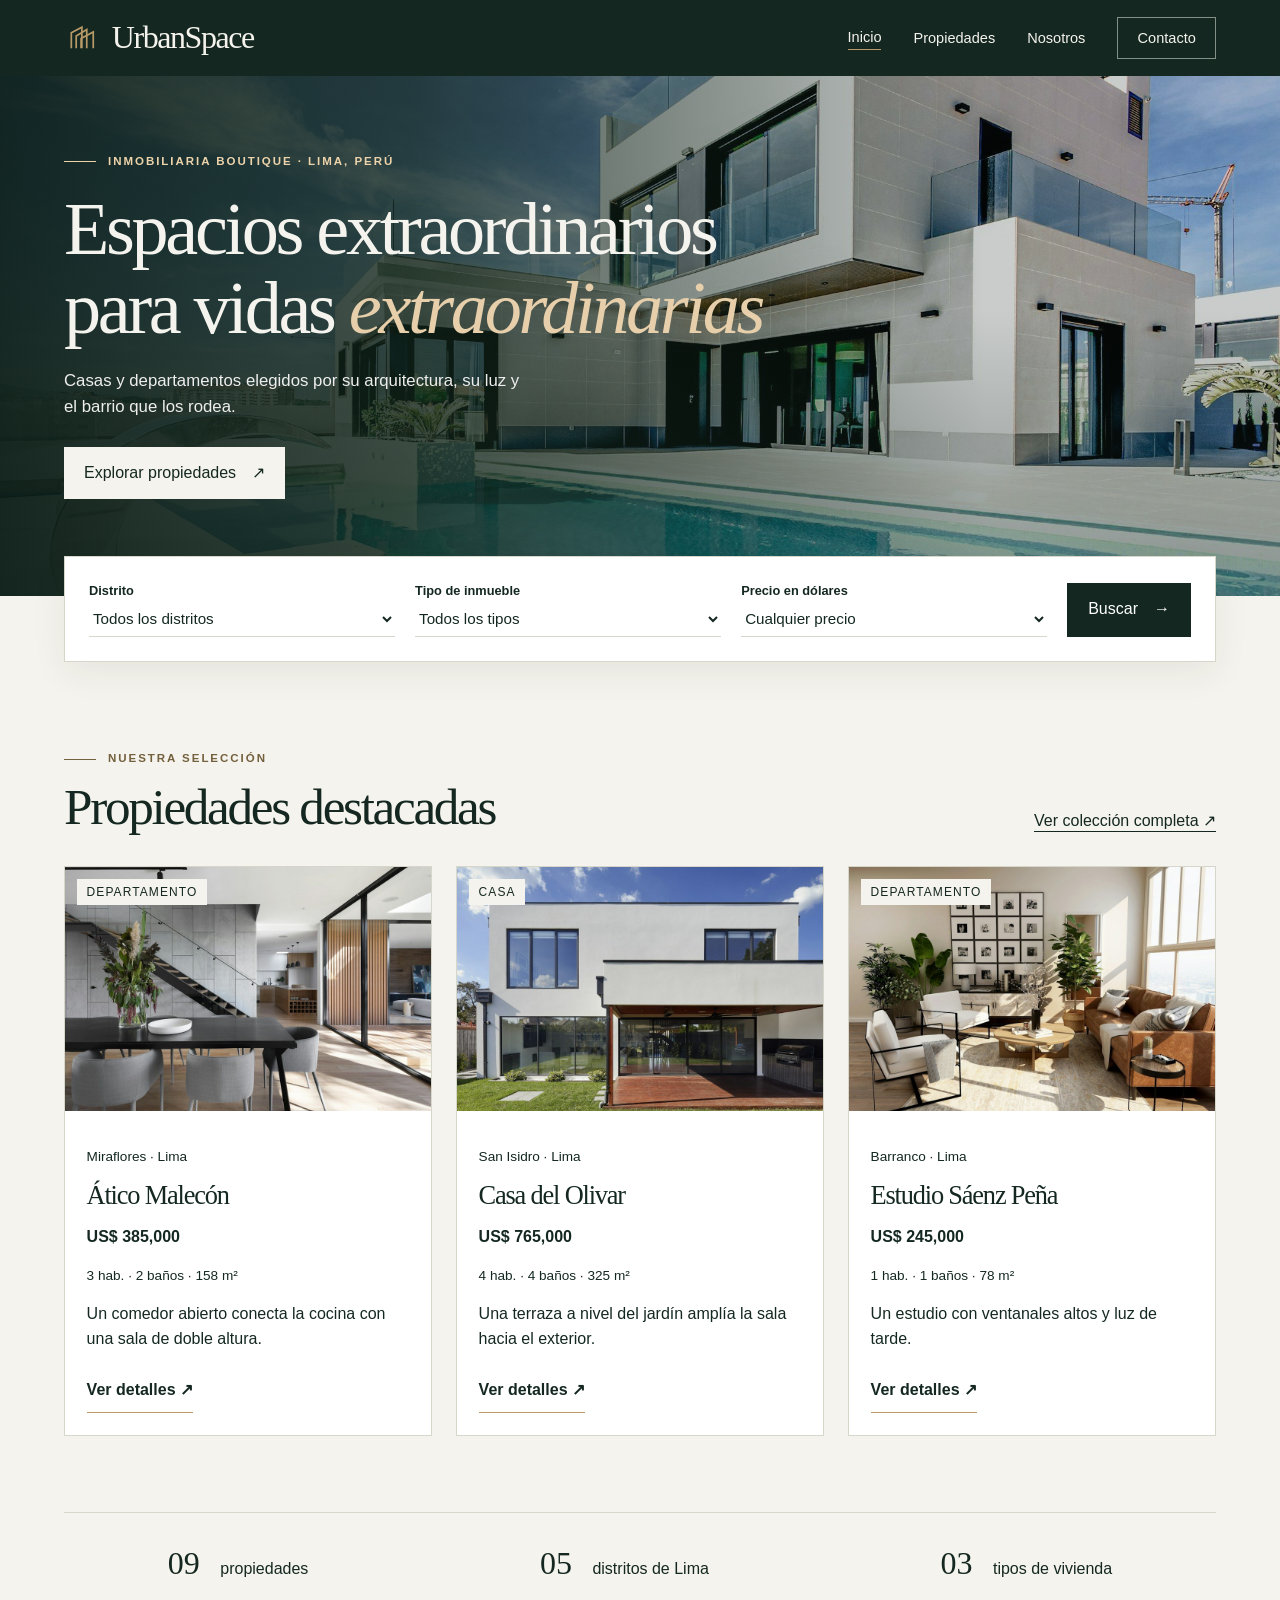
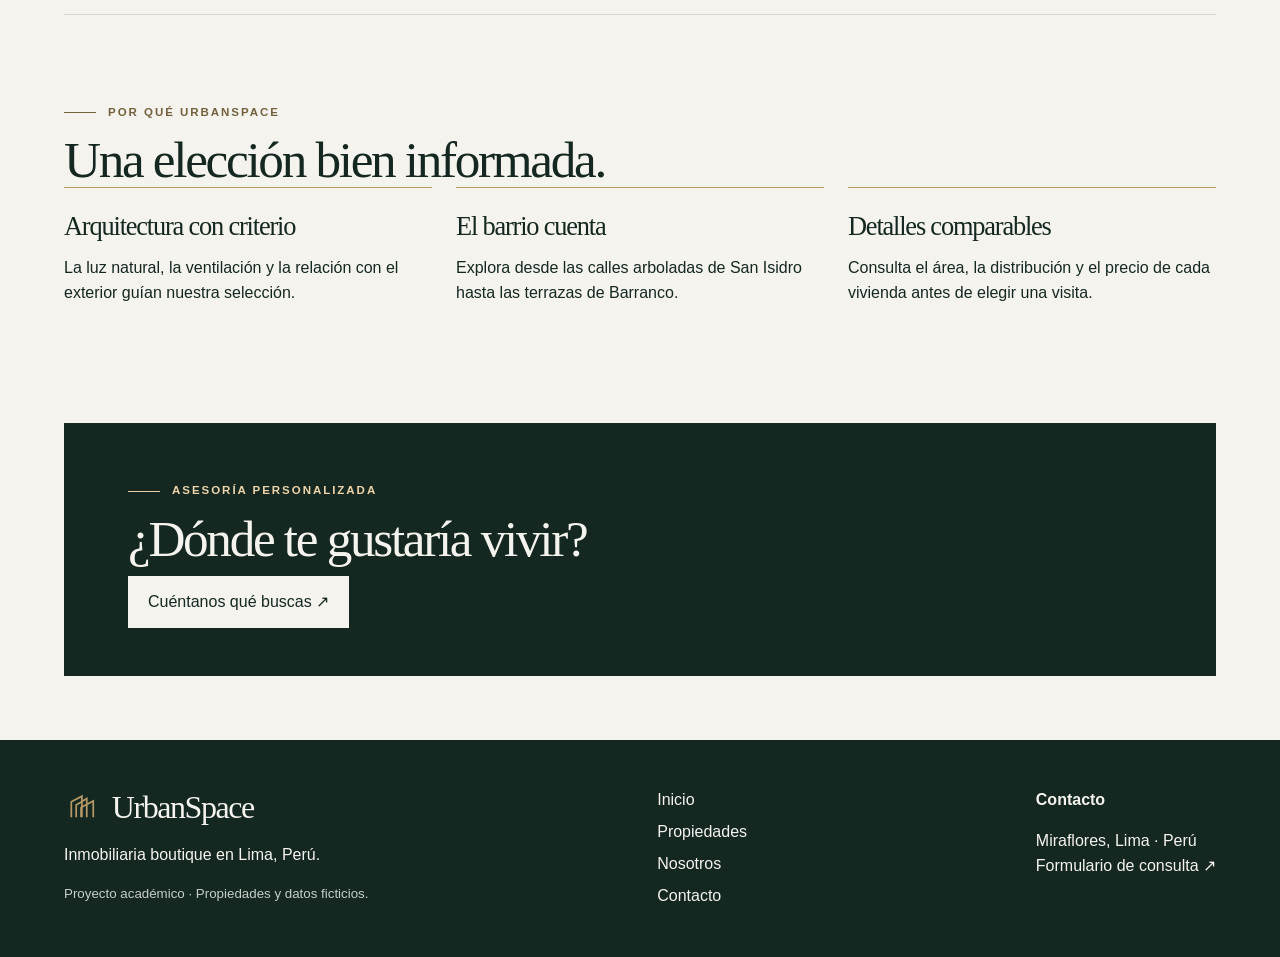
<file: index.html>
<!doctype html>
<html lang="es-PE"><head>
<meta charset="UTF-8"><meta name="viewport" content="width=device-width, initial-scale=1">
<title>UrbanSpace | Propiedades exclusivas en Lima</title>
<meta name="description" content="Encuentra casas y departamentos de diseño en Lima. Explora la selección de UrbanSpace y compara propiedades por distrito, tipo y precio.">
<meta name="keywords" content="inmobiliaria Lima, viviendas de diseño">
<meta name="robots" content="index, follow">
<meta name="author" content="Jaqueline Blanco">
<meta property="og:type" content="website">
<meta property="og:url" content="https://laboratorio16-seo.vercel.app/">
<meta property="og:title" content="UrbanSpace | Propiedades exclusivas en Lima">
<meta property="og:description" content="Encuentra casas y departamentos de diseño en Lima. Explora la selección de UrbanSpace y compara propiedades por distrito, tipo y precio.">
<meta property="og:image" content="https://laboratorio16-seo.vercel.app/img/preview.jpg">
<meta property="og:locale" content="es_PE">
<meta property="og:site_name" content="UrbanSpace">
<meta property="og:image:width" content="1200">
<meta property="og:image:height" content="630">
<meta property="og:image:alt" content="UrbanSpace y una residencia contemporánea con piscina">
<meta name="twitter:card" content="summary_large_image">
<meta name="twitter:title" content="UrbanSpace | Propiedades exclusivas en Lima">
<meta name="twitter:description" content="Encuentra casas y departamentos de diseño en Lima. Explora la selección de UrbanSpace y compara propiedades por distrito, tipo y precio.">
<meta name="twitter:image" content="https://laboratorio16-seo.vercel.app/img/preview.jpg">
<link rel="canonical" href="https://laboratorio16-seo.vercel.app/"><link rel="icon" href="img/favicon.svg" type="image/svg+xml">
<link rel="stylesheet" href="css/styles.css"><link rel="stylesheet" href="css/interior.css">
<script defer src="js/catalog.js"></script><script defer src="js/main.js"></script>
</head><body><a href="#contenido" class="skip">Saltar al contenido</a>
<header><div class="wrap bar"><a class="brand" href="index.html"><img src="img/favicon.svg" alt="" width="39" height="39">UrbanSpace</a><button id="menu" aria-expanded="false" aria-controls="nav">Menú ☰</button><nav class="nav" id="nav" aria-label="Navegación principal"><a href="index.html" aria-current="page">Inicio</a>
<a href="propiedades.html">Propiedades</a>
<a href="nosotros.html">Nosotros</a>
<a href="contacto.html">Contacto</a></nav></div></header>
<main id="contenido"><section class="hero"><img src="img/hero.jpg" alt="Residencia moderna con volúmenes blancos, terraza y piscina" width="1920" height="1120" fetchpriority="high"><div class="wrap"><p class="kicker">Inmobiliaria boutique · Lima, Perú</p><h1>Espacios extraordinarios<br> para vidas <em>extraordinarias</em></h1><p>Casas y departamentos elegidos por su arquitectura, su luz y el barrio que los rodea.</p><a class="btn" href="propiedades.html">Explorar propiedades <span aria-hidden="true">↗</span></a></div></section>
<form class="wrap finder" action="propiedades.html" aria-label="Buscar propiedades"><label>Distrito<select name="distrito"><option value="">Todos los distritos</option><option value="Miraflores">Miraflores</option><option value="San Isidro">San Isidro</option><option value="Barranco">Barranco</option><option value="Surco">Surco</option><option value="La Molina">La Molina</option></select></label><label>Tipo de inmueble<select name="tipo"><option value="">Todos los tipos</option><option value="Casa">Casa</option><option value="Departamento">Departamento</option><option value="Penthouse">Penthouse</option></select></label><label>Precio en dólares<select name="precio"><option value="">Cualquier precio</option><option value="bajo">Hasta US$ 400 000</option><option value="medio">Más de 400 000 a 700 000</option><option value="alto">Más de US$ 700 000</option></select></label><button class="btn">Buscar <span aria-hidden="true">→</span></button></form>
<section class="wrap section"><p class="kicker">Nuestra selección</p><div class="row"><h2>Propiedades destacadas</h2><a href="propiedades.html">Ver colección completa ↗</a></div><div id="cards" class="grid" data-featured></div></section>
<div class="wrap stats" aria-label="Indicadores del catálogo demostrativo"><span><b>09</b> propiedades</span><span><b>05</b> distritos de Lima</span><span><b>03</b> tipos de vivienda</span></div>
<section class="wrap section benefits"><p class="kicker">Por qué UrbanSpace</p><h2>Una elección bien informada.</h2><div class="grid"><article><h3>Arquitectura con criterio</h3><p>La luz natural, la ventilación y la relación con el exterior guían nuestra selección.</p></article><article><h3>El barrio cuenta</h3><p>Explora desde las calles arboladas de San Isidro hasta las terrazas de Barranco.</p></article><article><h3>Detalles comparables</h3><p>Consulta el área, la distribución y el precio de cada vivienda antes de elegir una visita.</p></article></div></section>
<section class="wrap cta"><p class="kicker">Asesoría personalizada</p><h2>¿Dónde te gustaría vivir?</h2><a class="btn" href="contacto.html">Cuéntanos qué buscas ↗</a></section></main>
<footer><div class="wrap foot"><div><a class="brand" href="index.html"><img src="img/favicon.svg" alt="" width="39" height="39">UrbanSpace</a><p>Inmobiliaria boutique en Lima, Perú.</p><small>Proyecto académico · Propiedades y datos ficticios.</small></div><nav aria-label="Navegación de pie de página"><a href="index.html" aria-current="page">Inicio</a>
<a href="propiedades.html">Propiedades</a>
<a href="nosotros.html">Nosotros</a>
<a href="contacto.html">Contacto</a></nav><div><strong>Contacto</strong><p>Miraflores, Lima · Perú<br><a href="contacto.html">Formulario de consulta ↗</a></p></div></div></footer></body></html>
</file>
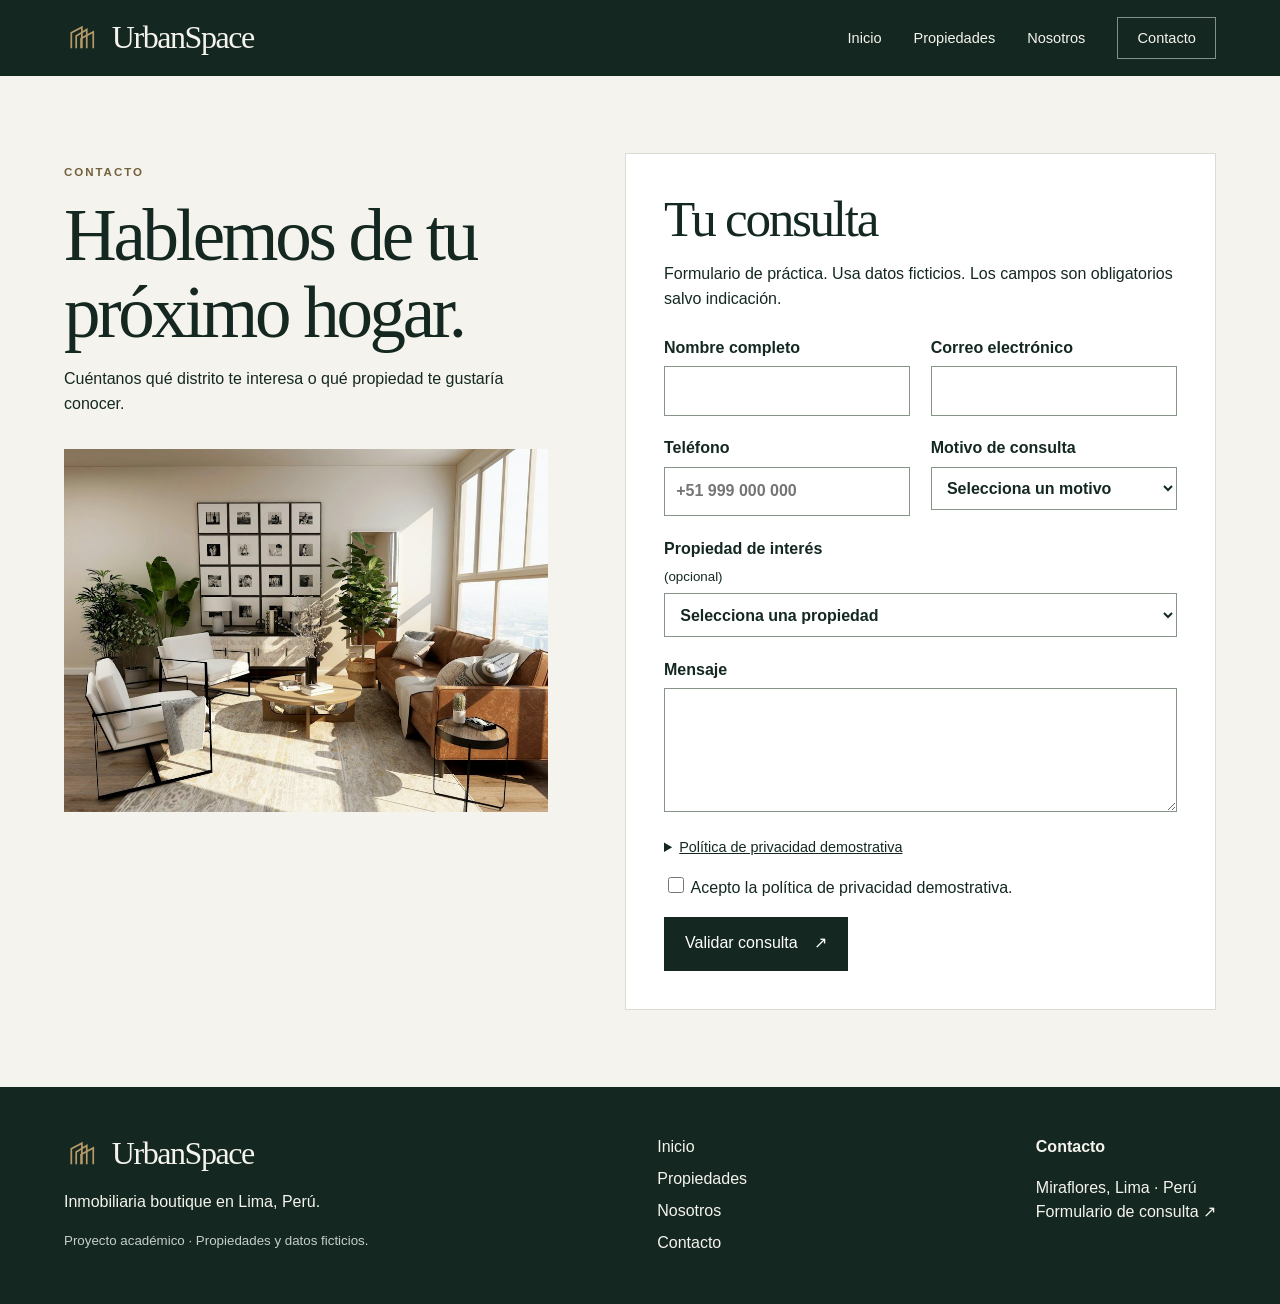
<file: contacto.html>
<!doctype html>
<html lang="es-PE"><head>
<meta charset="UTF-8"><meta name="viewport" content="width=device-width, initial-scale=1">
<title>Consulta sobre una propiedad | UrbanSpace</title>
<meta name="description" content="Prepara una consulta demostrativa sobre una propiedad de UrbanSpace. Elige una vivienda, indica tu motivo y valida el formulario localmente.">
<meta name="keywords" content="consulta inmobiliaria, contacto UrbanSpace">
<meta name="robots" content="index, follow">
<meta name="author" content="Jaqueline Blanco">
<meta property="og:type" content="website">
<meta property="og:url" content="https://laboratorio16-seo.vercel.app/contacto.html">
<meta property="og:title" content="Consulta sobre una propiedad | UrbanSpace">
<meta property="og:description" content="Prepara una consulta demostrativa sobre una propiedad de UrbanSpace. Elige una vivienda, indica tu motivo y valida el formulario localmente.">
<meta property="og:image" content="https://laboratorio16-seo.vercel.app/img/preview.jpg">
<meta property="og:locale" content="es_PE">
<meta property="og:site_name" content="UrbanSpace">
<meta property="og:image:width" content="1200">
<meta property="og:image:height" content="630">
<meta property="og:image:alt" content="UrbanSpace y una residencia contemporánea con piscina">
<meta name="twitter:card" content="summary_large_image">
<meta name="twitter:title" content="Consulta sobre una propiedad | UrbanSpace">
<meta name="twitter:description" content="Prepara una consulta demostrativa sobre una propiedad de UrbanSpace. Elige una vivienda, indica tu motivo y valida el formulario localmente.">
<meta name="twitter:image" content="https://laboratorio16-seo.vercel.app/img/preview.jpg">
<link rel="canonical" href="https://laboratorio16-seo.vercel.app/contacto.html"><link rel="icon" href="img/favicon.svg" type="image/svg+xml">
<link rel="stylesheet" href="css/styles.css"><link rel="stylesheet" href="css/interior.css">
<script defer src="js/catalog.js"></script><script defer src="js/main.js"></script>
</head><body><a href="#contenido" class="skip">Saltar al contenido</a>
<header><div class="wrap bar"><a class="brand" href="index.html"><img src="img/favicon.svg" alt="" width="39" height="39">UrbanSpace</a><button id="menu" aria-expanded="false" aria-controls="nav">Menú ☰</button><nav class="nav" id="nav" aria-label="Navegación principal"><a href="index.html">Inicio</a>
<a href="propiedades.html">Propiedades</a>
<a href="nosotros.html">Nosotros</a>
<a href="contacto.html" aria-current="page">Contacto</a></nav></div></header>
<main id="contenido"><section class="wrap section contact-layout">
<div class="contact-intro"><p class="eyebrow">Contacto</p><h1>Hablemos de tu próximo hogar.</h1><p>Cuéntanos qué distrito te interesa o qué propiedad te gustaría conocer.</p>
<img src="img/propiedades/barranco.jpg" alt="Sala iluminada con sillones, plantas y ventanales altos" width="960" height="720" loading="lazy"></div>
<form id="inquiry" class="contact-form panel" novalidate>
<h2>Tu consulta</h2><p>Formulario de práctica. Usa datos ficticios. Los campos son obligatorios salvo indicación.</p>
<div class="fields">
<label>Nombre completo<input name="nombre" autocomplete="name" required maxlength="100"></label>
<label>Correo electrónico<input name="correo" type="email" autocomplete="email" required maxlength="160"></label>
<label>Teléfono<input name="telefono" type="tel" autocomplete="tel" placeholder="+51 999 000 000" required maxlength="30"></label>
<label>Motivo de consulta<select name="motivo" required><option value="">Selecciona un motivo</option><option value="propiedad">Consultar una propiedad</option><option value="visita">Solicitar una visita</option><option value="general">Consulta general</option></select></label>
<label class="wide">Propiedad de interés <small id="property-hint">(opcional)</small><select name="propiedad"><option value="">Selecciona una propiedad</option></select></label>
<label class="wide">Mensaje<textarea name="mensaje" rows="4" maxlength="2000" required></textarea></label></div>
<details><summary>Política de privacidad demostrativa</summary><p>Los datos se validan únicamente en esta página. UrbanSpace no los guarda ni los envía a terceros.</p></details>
<label class="consent"><input type="checkbox" name="acepto" required> Acepto la política de privacidad demostrativa.</label>
<button type="submit" class="btn" disabled>Validar consulta <span aria-hidden="true">↗</span></button>
<noscript>Activa JavaScript para probar el formulario.</noscript>
<p id="form-status" role="status" aria-live="polite"></p></form></section></main>
<footer><div class="wrap foot"><div><a class="brand" href="index.html"><img src="img/favicon.svg" alt="" width="39" height="39">UrbanSpace</a><p>Inmobiliaria boutique en Lima, Perú.</p><small>Proyecto académico · Propiedades y datos ficticios.</small></div><nav aria-label="Navegación de pie de página"><a href="index.html">Inicio</a>
<a href="propiedades.html">Propiedades</a>
<a href="nosotros.html">Nosotros</a>
<a href="contacto.html" aria-current="page">Contacto</a></nav><div><strong>Contacto</strong><p>Miraflores, Lima · Perú<br><a href="contacto.html">Formulario de consulta ↗</a></p></div></div></footer></body></html>
</file>
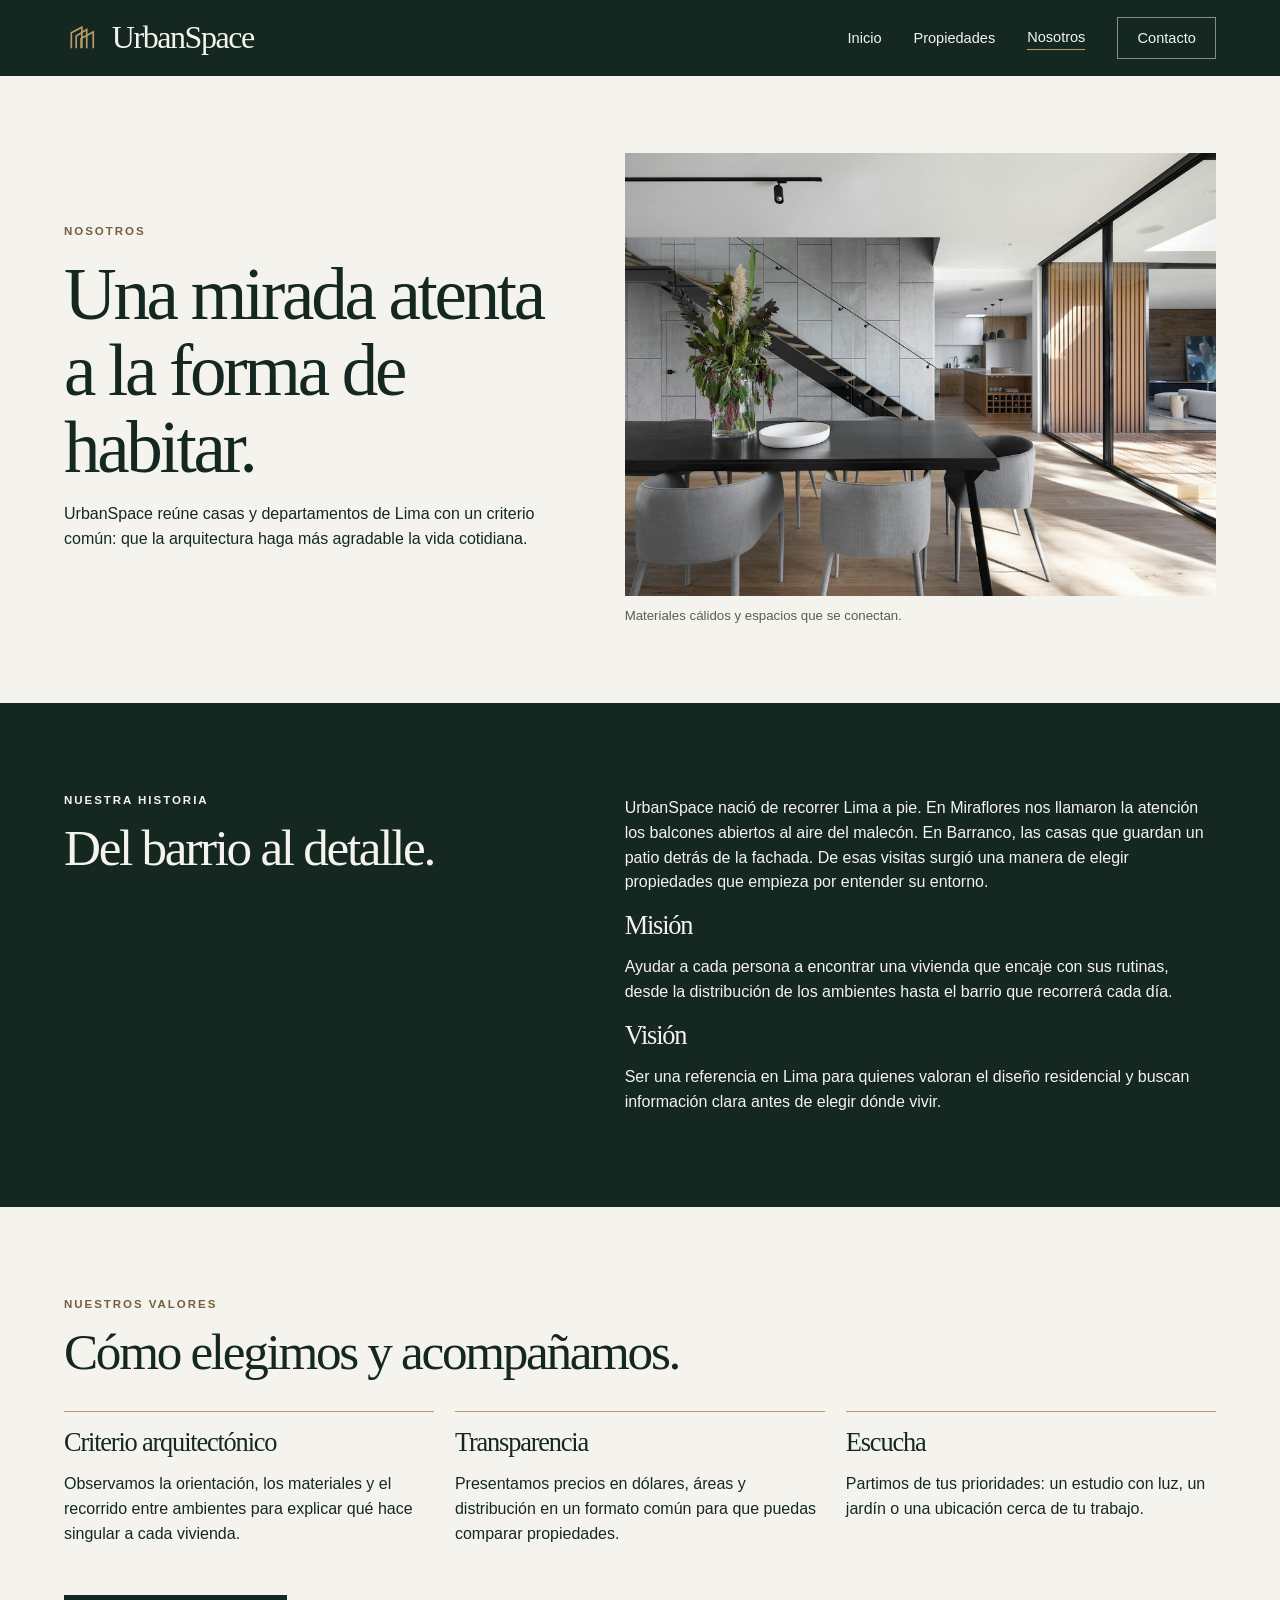
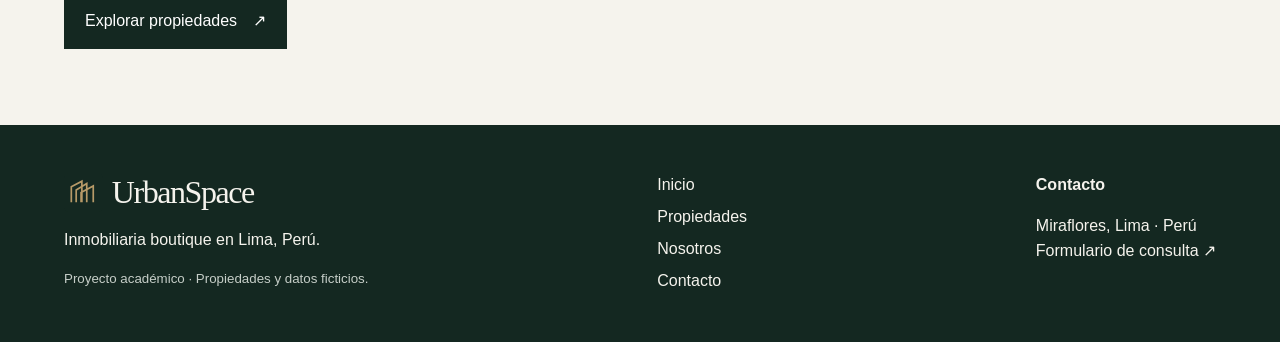
<file: nosotros.html>
<!doctype html>
<html lang="es-PE"><head>
<meta charset="UTF-8"><meta name="viewport" content="width=device-width, initial-scale=1">
<title>Nuestra historia y valores | UrbanSpace</title>
<meta name="description" content="Conoce la historia de UrbanSpace y los criterios de arquitectura, barrio y distribución que guían nuestra selección de viviendas en Lima.">
<meta name="keywords" content="historia UrbanSpace, arquitectura residencial">
<meta name="robots" content="index, follow">
<meta name="author" content="Jaqueline Blanco">
<meta property="og:type" content="website">
<meta property="og:url" content="https://laboratorio16-seo.vercel.app/nosotros.html">
<meta property="og:title" content="Nuestra historia y valores | UrbanSpace">
<meta property="og:description" content="Conoce la historia de UrbanSpace y los criterios de arquitectura, barrio y distribución que guían nuestra selección de viviendas en Lima.">
<meta property="og:image" content="https://laboratorio16-seo.vercel.app/img/preview.jpg">
<meta property="og:locale" content="es_PE">
<meta property="og:site_name" content="UrbanSpace">
<meta property="og:image:width" content="1200">
<meta property="og:image:height" content="630">
<meta property="og:image:alt" content="UrbanSpace y una residencia contemporánea con piscina">
<meta name="twitter:card" content="summary_large_image">
<meta name="twitter:title" content="Nuestra historia y valores | UrbanSpace">
<meta name="twitter:description" content="Conoce la historia de UrbanSpace y los criterios de arquitectura, barrio y distribución que guían nuestra selección de viviendas en Lima.">
<meta name="twitter:image" content="https://laboratorio16-seo.vercel.app/img/preview.jpg">
<link rel="canonical" href="https://laboratorio16-seo.vercel.app/nosotros.html"><link rel="icon" href="img/favicon.svg" type="image/svg+xml">
<link rel="stylesheet" href="css/styles.css"><link rel="stylesheet" href="css/interior.css">
<script defer src="js/catalog.js"></script><script defer src="js/main.js"></script>
</head><body><a href="#contenido" class="skip">Saltar al contenido</a>
<header><div class="wrap bar"><a class="brand" href="index.html"><img src="img/favicon.svg" alt="" width="39" height="39">UrbanSpace</a><button id="menu" aria-expanded="false" aria-controls="nav">Menú ☰</button><nav class="nav" id="nav" aria-label="Navegación principal"><a href="index.html">Inicio</a>
<a href="propiedades.html">Propiedades</a>
<a href="nosotros.html" aria-current="page">Nosotros</a>
<a href="contacto.html">Contacto</a></nav></div></header>
<main id="contenido"><section class="wrap section about-lead">
  <div><p class="eyebrow">Nosotros</p><h1>Una mirada atenta a la forma de habitar.</h1>
  <p>UrbanSpace reúne casas y departamentos de Lima con un criterio común: que la arquitectura haga más agradable la vida cotidiana.</p></div>
  <figure><img src="img/propiedades/miraflores.jpg" alt="Comedor de planta abierta con celosía de madera y luz natural" width="960" height="720"><figcaption>Materiales cálidos y espacios que se conectan.</figcaption></figure>
</section>
<section class="about-story"><div class="wrap section about-columns"><div><p class="eyebrow">Nuestra historia</p><h2>Del barrio al detalle.</h2></div>
<div><p>UrbanSpace nació de recorrer Lima a pie. En Miraflores nos llamaron la atención los balcones abiertos al aire del malecón. En Barranco, las casas que guardan un patio detrás de la fachada. De esas visitas surgió una manera de elegir propiedades que empieza por entender su entorno.</p>
<h3>Misión</h3><p>Ayudar a cada persona a encontrar una vivienda que encaje con sus rutinas, desde la distribución de los ambientes hasta el barrio que recorrerá cada día.</p>
<h3>Visión</h3><p>Ser una referencia en Lima para quienes valoran el diseño residencial y buscan información clara antes de elegir dónde vivir.</p></div></div></section>
<section class="wrap section"><p class="eyebrow">Nuestros valores</p><h2>Cómo elegimos y acompañamos.</h2><div class="about-values">
<article><h3>Criterio arquitectónico</h3><p>Observamos la orientación, los materiales y el recorrido entre ambientes para explicar qué hace singular a cada vivienda.</p></article>
<article><h3>Transparencia</h3><p>Presentamos precios en dólares, áreas y distribución en un formato común para que puedas comparar propiedades.</p></article>
<article><h3>Escucha</h3><p>Partimos de tus prioridades: un estudio con luz, un jardín o una ubicación cerca de tu trabajo.</p></article></div>
<a class="btn" href="propiedades.html">Explorar propiedades <span aria-hidden="true">↗</span></a></section></main>
<footer><div class="wrap foot"><div><a class="brand" href="index.html"><img src="img/favicon.svg" alt="" width="39" height="39">UrbanSpace</a><p>Inmobiliaria boutique en Lima, Perú.</p><small>Proyecto académico · Propiedades y datos ficticios.</small></div><nav aria-label="Navegación de pie de página"><a href="index.html">Inicio</a>
<a href="propiedades.html">Propiedades</a>
<a href="nosotros.html" aria-current="page">Nosotros</a>
<a href="contacto.html">Contacto</a></nav><div><strong>Contacto</strong><p>Miraflores, Lima · Perú<br><a href="contacto.html">Formulario de consulta ↗</a></p></div></div></footer></body></html>
</file>
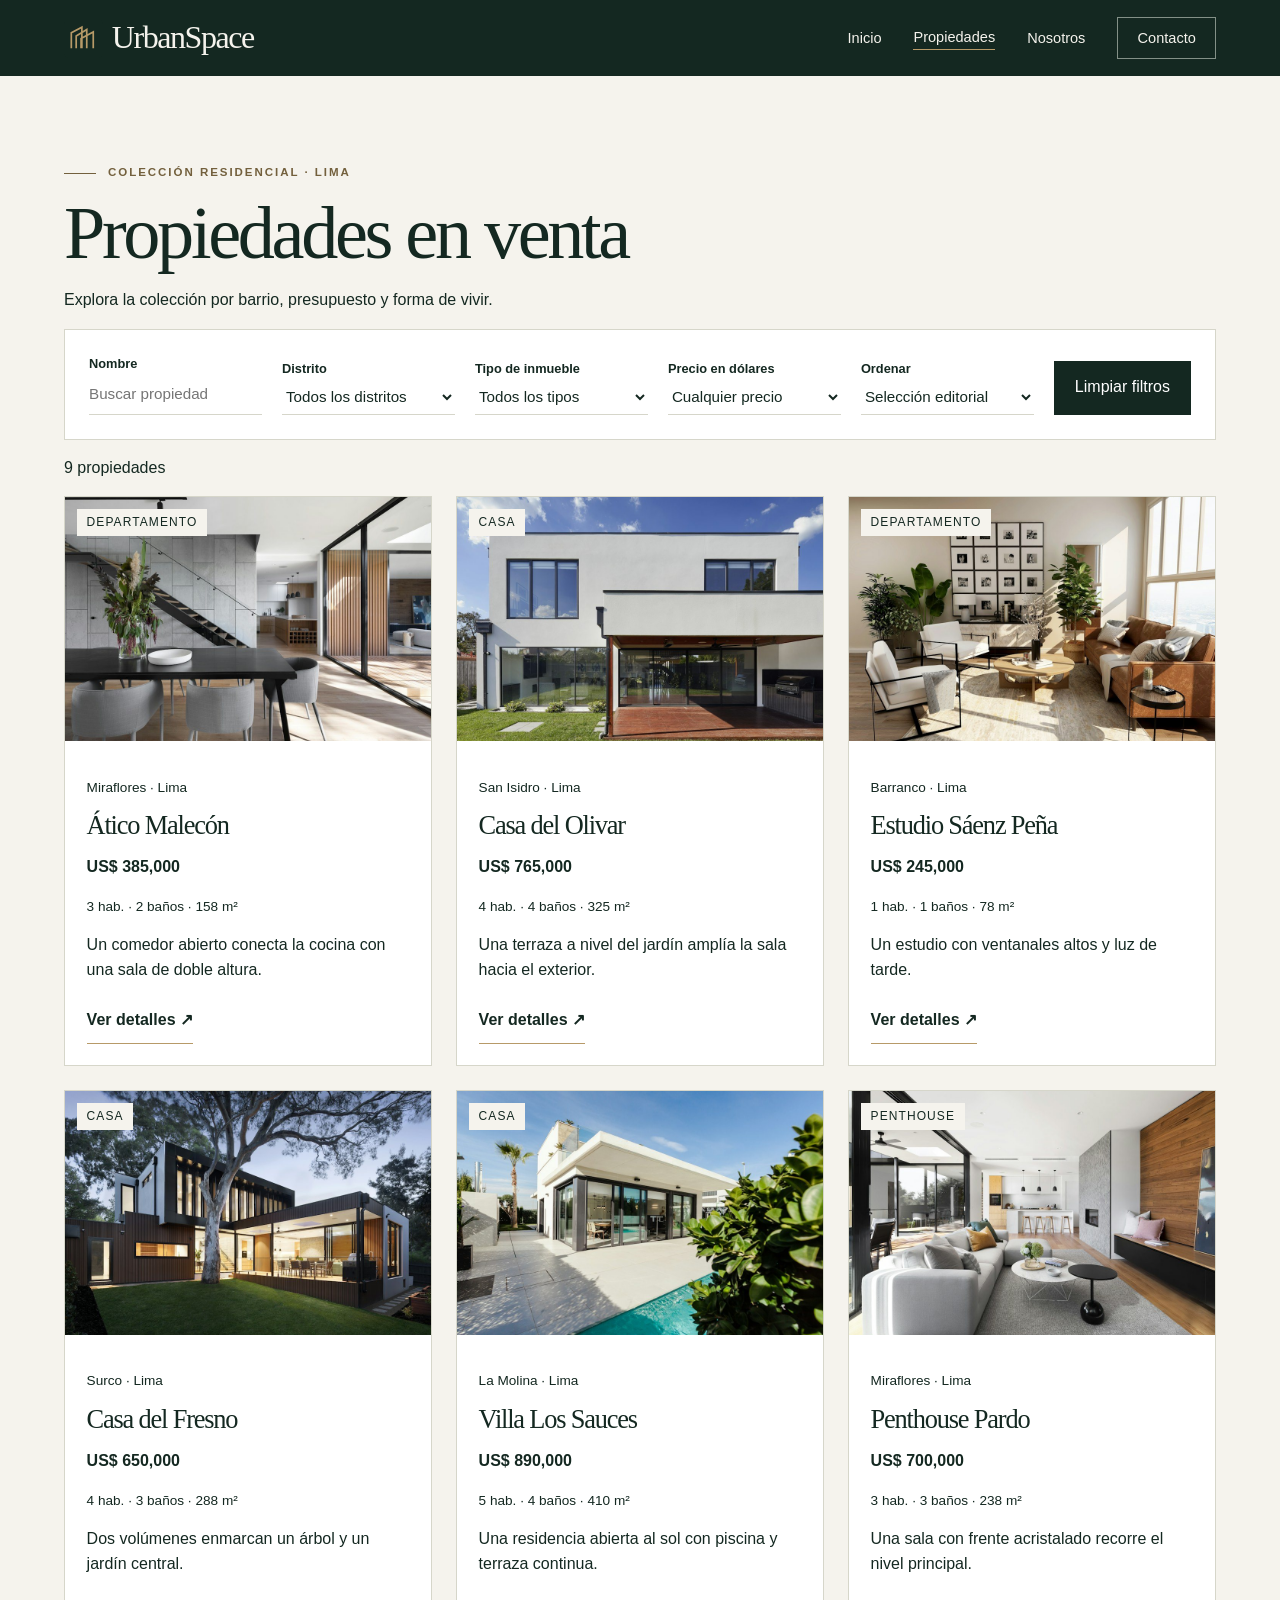
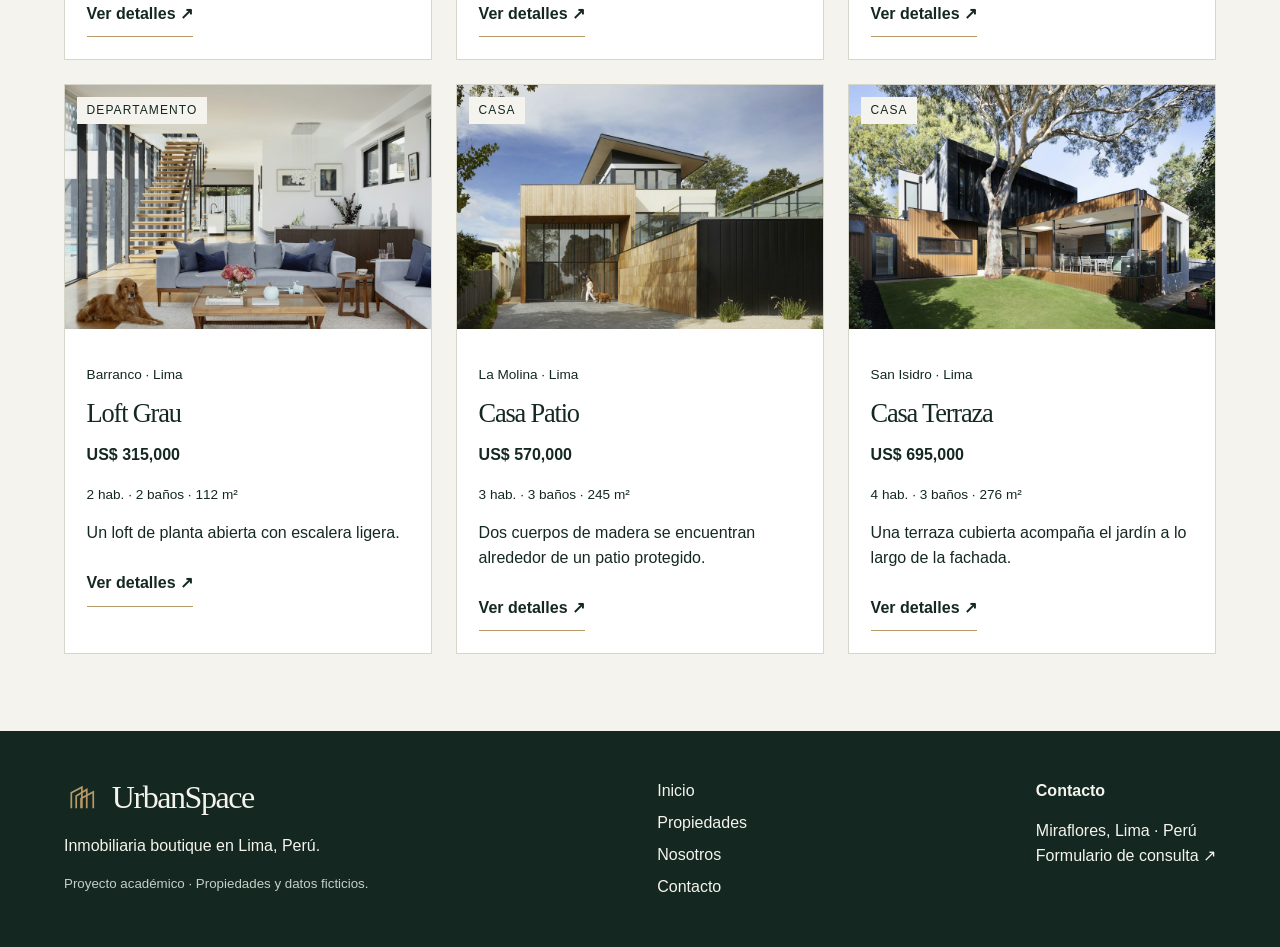
<file: propiedades.html>
<!doctype html>
<html lang="es-PE"><head>
<meta charset="UTF-8"><meta name="viewport" content="width=device-width, initial-scale=1">
<title>Propiedades en venta en Lima | UrbanSpace</title>
<meta name="description" content="Descubre nueve propiedades en cinco distritos de Lima. Filtra por precio, distrito y tipo de vivienda para encontrar tu próximo hogar.">
<meta name="keywords" content="catálogo inmobiliario, casas en Lima, departamentos">
<meta name="robots" content="index, follow">
<meta name="author" content="Jaqueline Blanco">
<meta property="og:type" content="website">
<meta property="og:url" content="https://laboratorio16-seo.vercel.app/propiedades.html">
<meta property="og:title" content="Propiedades en venta en Lima | UrbanSpace">
<meta property="og:description" content="Descubre nueve propiedades en cinco distritos de Lima. Filtra por precio, distrito y tipo de vivienda para encontrar tu próximo hogar.">
<meta property="og:image" content="https://laboratorio16-seo.vercel.app/img/preview.jpg">
<meta property="og:locale" content="es_PE">
<meta property="og:site_name" content="UrbanSpace">
<meta property="og:image:width" content="1200">
<meta property="og:image:height" content="630">
<meta property="og:image:alt" content="UrbanSpace y una residencia contemporánea con piscina">
<meta name="twitter:card" content="summary_large_image">
<meta name="twitter:title" content="Propiedades en venta en Lima | UrbanSpace">
<meta name="twitter:description" content="Descubre nueve propiedades en cinco distritos de Lima. Filtra por precio, distrito y tipo de vivienda para encontrar tu próximo hogar.">
<meta name="twitter:image" content="https://laboratorio16-seo.vercel.app/img/preview.jpg">
<link rel="canonical" href="https://laboratorio16-seo.vercel.app/propiedades.html"><link rel="icon" href="img/favicon.svg" type="image/svg+xml">
<link rel="stylesheet" href="css/styles.css"><link rel="stylesheet" href="css/interior.css">
<script defer src="js/catalog.js"></script><script defer src="js/main.js"></script>
</head><body><a href="#contenido" class="skip">Saltar al contenido</a>
<header><div class="wrap bar"><a class="brand" href="index.html"><img src="img/favicon.svg" alt="" width="39" height="39">UrbanSpace</a><button id="menu" aria-expanded="false" aria-controls="nav">Menú ☰</button><nav class="nav" id="nav" aria-label="Navegación principal"><a href="index.html">Inicio</a>
<a href="propiedades.html" aria-current="page">Propiedades</a>
<a href="nosotros.html">Nosotros</a>
<a href="contacto.html">Contacto</a></nav></div></header>
<main id="contenido"><section class="wrap section"><p class="kicker">Colección residencial · Lima</p><h1>Propiedades en venta</h1><p>Explora la colección por barrio, presupuesto y forma de vivir.</p><form id="filters" class="filters" role="search"><label>Nombre<input name="q" type="search" placeholder="Buscar propiedad"></label><label>Distrito<select name="distrito"><option value="">Todos los distritos</option><option value="Miraflores">Miraflores</option><option value="San Isidro">San Isidro</option><option value="Barranco">Barranco</option><option value="Surco">Surco</option><option value="La Molina">La Molina</option></select></label><label>Tipo de inmueble<select name="tipo"><option value="">Todos los tipos</option><option value="Casa">Casa</option><option value="Departamento">Departamento</option><option value="Penthouse">Penthouse</option></select></label><label>Precio en dólares<select name="precio"><option value="">Cualquier precio</option><option value="bajo">Hasta US$ 400 000</option><option value="medio">Más de 400 000 a 700 000</option><option value="alto">Más de US$ 700 000</option></select></label><label>Ordenar<select name="orden"><option value="">Selección editorial</option><option value="asc">Menor precio</option><option value="desc">Mayor precio</option></select></label><button class="btn" type="reset">Limpiar filtros</button></form><p id="count" role="status"></p><div id="cards" class="grid"></div><div id="empty" class="panel" hidden><h2>Sin coincidencias</h2><p>Prueba otro distrito o limpia los filtros para volver a la colección.</p></div></section></main>
<footer><div class="wrap foot"><div><a class="brand" href="index.html"><img src="img/favicon.svg" alt="" width="39" height="39">UrbanSpace</a><p>Inmobiliaria boutique en Lima, Perú.</p><small>Proyecto académico · Propiedades y datos ficticios.</small></div><nav aria-label="Navegación de pie de página"><a href="index.html">Inicio</a>
<a href="propiedades.html" aria-current="page">Propiedades</a>
<a href="nosotros.html">Nosotros</a>
<a href="contacto.html">Contacto</a></nav><div><strong>Contacto</strong><p>Miraflores, Lima · Perú<br><a href="contacto.html">Formulario de consulta ↗</a></p></div></div></footer></body></html>
</file>
<file: css/styles.css>
/* Shared palette, typography and layout */
:root{--green:#142821;--cream:#f5f3ed;--gold:#b79a68;--ink:#202020;--line:#d6d6ca}
*{box-sizing:border-box}
body{margin:0;background:var(--cream);color:var(--green);font:16px/1.55 "DM Sans","Segoe UI",sans-serif}
h1,h2,h3,.brand{font-family:"Hedvig Letters Serif",Georgia,serif;font-weight:400;line-height:1.06;letter-spacing:-.045em;margin:0}
h1{font-size:clamp(3rem,5.8vw,6rem)}h2{font-size:clamp(2.3rem,4vw,4rem)}h3{font-size:1.65rem}
a{color:inherit}button,input,select,textarea{font:inherit;color:inherit}button,select{cursor:pointer}img{max-width:100%;display:block}
.wrap{width:min(90%,1360px);margin-inline:auto}.section{padding-block:clamp(3rem,6vw,6rem)}
header,footer,.hero,.cta{background:var(--green);color:var(--cream)}
.bar,.row,.foot,.stats,.nav{display:flex;align-items:center;justify-content:space-between;gap:1.5rem}
.bar{min-height:76px}.brand{display:flex;align-items:center;gap:.55rem;font-size:2rem;text-decoration:none}.brand img{width:39px}.nav{gap:2rem}.nav a,footer a{text-decoration:none}.nav a{font-size:.91rem}.nav [aria-current]{border-bottom:1px solid var(--gold)}.nav a:last-child{border:1px solid #839087;padding:.55rem 1.2rem}#menu{display:none}
.hero{position:relative;isolation:isolate;min-height:520px;display:grid;align-items:center;padding:60px 0 92px}.hero>img,.hero:after{position:absolute;inset:0;width:100%;height:100%;object-fit:cover;object-position:center 57%;z-index:-2}.hero:after{content:"";background:linear-gradient(90deg,#0a1c16ed 0%,#102419c2 32%,#14282125 77%),linear-gradient(0deg,#10241c59,transparent 55%);z-index:-1}
.eyebrow,.kicker{text-transform:uppercase;letter-spacing:.17em;font-size:.72rem;font-weight:650;color:#73603d}.hero .kicker,.cta .kicker{color:#edd4aa}.kicker:before{content:"";display:inline-block;width:32px;height:1px;background:currentColor;vertical-align:middle;margin-right:.75rem}
.hero h1{max-width:850px;margin:20px 0}.hero h1 em{color:#e6cfaa;font-weight:400}.hero p:not(.kicker){max-width:460px;color:#eee;font-size:1.05rem}.btn{display:inline-flex;align-items:center;justify-content:center;gap:1rem;padding:.85rem 1.25rem;background:var(--green);color:white;border:1px solid var(--green);text-decoration:none;transition:background .2s,transform .2s}.btn:hover{background:#314c40}.hero .btn,.cta .btn{background:var(--cream);color:var(--green);border:0;margin-top:.65rem}
.finder,.filters,.panel{background:white;border:1px solid var(--line);padding:1.5rem}.finder,.filters{display:flex;gap:1.25rem;align-items:end;flex-wrap:wrap}.finder{position:relative;margin-top:-40px;box-shadow:0 10px 35px #14282112}.finder label,.filters label{flex:1 1 135px}.finder label,.filters label{font-size:.8rem;font-weight:600}.finder select,.filters select,.filters input{display:block;width:100%;border:0;border-bottom:1px solid var(--line);padding:.5rem 0;background:white;font-size:.95rem;font-weight:400}.row{align-items:end;margin-bottom:2rem}.row a{text-underline-offset:5px}
.grid{display:grid;grid-template-columns:repeat(3,minmax(0,1fr));gap:1.5rem}.card{background:white;border:1px solid var(--line);overflow:hidden}.card img{width:100%;aspect-ratio:1.5;object-fit:cover;transition:transform .4s}.card:hover img{transform:scale(1.025)}.card-media{position:relative;overflow:hidden}.card-body,.dialog-body{padding:1.35rem}.card-type{font-size:.75rem;letter-spacing:.09em;text-transform:uppercase}.card-media .card-type{position:absolute;top:12px;left:12px;background:var(--cream);padding:.25rem .6rem}.card-location,.card-specs{font-size:.85rem}.card-specs{display:flex;gap:.8rem;flex-wrap:wrap;padding:0;list-style:none}.card-price{font-weight:650}.card h3{margin:.55rem 0}.property-dialog{width:min(580px,94vw);max-height:90vh;padding:0;border:0;color:var(--green)}dialog::backdrop{background:#081a14bd}dialog img{max-height:35vh;width:100%;object-fit:cover}
.stats{padding:2rem 0;border-block:1px solid var(--line);justify-content:space-around}.stats b{font:2rem Georgia,serif;margin-right:.5em}.benefits article{padding:1.5rem 0;border-top:1px solid var(--gold)}.cta{padding:3rem clamp(1.5rem,5vw,5rem);margin-bottom:4rem}.foot{align-items:flex-start;flex-wrap:wrap;padding:3rem 0}.foot nav{display:grid;gap:.45rem}.foot small{display:block;color:#c6cec8}.skip{position:absolute;left:-9999px}.skip:focus{left:1rem;top:1rem;z-index:5;background:white;color:black;padding:1rem}:focus-visible{outline:3px solid #997738;outline-offset:4px}[hidden]{display:none!important}
@media(max-width:870px){.grid{grid-template-columns:repeat(2,minmax(0,1fr))}.nav{gap:1rem}}
@media(max-width:650px){.bar{position:relative;min-height:65px}#menu{display:block;background:transparent;color:white;border:1px solid #809087;padding:.5rem .8rem}.nav{display:none;position:absolute;top:100%;right:0;left:0;padding:1rem;background:var(--green);z-index:4}.nav.open,.nav.is-open,#menu[aria-expanded=true]+.nav{display:grid}.nav a{padding:.5rem}.grid{grid-template-columns:1fr}.hero{min-height:510px;padding:54px 0 80px}.hero h1{font-size:clamp(2.65rem,9vw,3.8rem)}.hero:after{background:linear-gradient(90deg,#091c16e0,#14282177)}.finder{margin-top:-28px}.row,.stats{align-items:flex-start;flex-direction:column}.foot{gap:2rem}.finder label,.filters label{flex-basis:42%}.finder .btn{flex:auto}.stats{gap:.6rem}}
@media(prefers-reduced-motion:no-preference){html{scroll-behavior:smooth}.section.appear{animation:rise .6s ease-out}@keyframes rise{from{opacity:.6;transform:translateY(10px)}}}
@media(prefers-reduced-motion:reduce){*,*:before,*:after{transition:none!important;animation:none!important;scroll-behavior:auto!important}}.card img{height:auto}.card [data-details]{padding:.6rem 0;border:0;border-bottom:1px solid var(--gold);background:none;font-weight:600}.dialog-close{position:absolute;right:.75rem;top:.75rem;border:0;border-radius:50%;width:44px;height:44px;font-size:1.6rem;background:white}.dialog-body h2{font-size:2.4rem}
</file>
<file: css/interior.css>
.about-lead, .about-columns, .contact-layout {
  display: grid;
  grid-template-columns: minmax(0,.9fr) minmax(0,1.1fr);
  gap: clamp(2rem,6vw,6rem);
  align-items: start;
}
.about-lead { align-items:center; }
.about-lead h1, .contact-intro h1 { font-size:clamp(2.8rem,5.7vw,6rem); line-height:1.05; margin:1rem 0; }
.about-lead figure { margin:0; }
.about-lead img,.contact-intro img { width:100%; height:auto; display:block; }
.about-lead figcaption { font-size:.83rem; margin-top:.6rem; color:#526156; }
.about-story { background:#142821; color:#f5f3ed; }
.about-story h2,.about-story h3,.about-story p { color:inherit; }
.about-story h3 { margin-bottom:.3rem; }
.about-values,.fields { display:grid; gap:1.3rem; }
.about-values { grid-template-columns:repeat(3,minmax(0,1fr)); margin:2rem 0; }
.about-values article { border-top:1px solid #B79A68; padding-top:1rem; }
.contact-intro img { margin-top:2rem; }
.contact-form { background:#fff; padding:clamp(1.25rem,3vw,3rem); color:#142821; border:1px solid #dcdcd3; }
.contact-form h2 { margin-top:0; }
.fields { grid-template-columns:repeat(2,minmax(0,1fr)); margin:1.5rem 0; }
.fields label { display:flex; flex-direction:column; gap:.35rem; font-weight:600; }
.fields label small { font-weight:400; }
.fields .wide { grid-column:1/-1; }
.fields input,.fields select,.fields textarea { min-width:0; width:100%; box-sizing:border-box; padding:.7rem; background:white; border:1px solid #869488; font:inherit; color:#142821; border-radius:0; }
.fields textarea { resize:vertical; }
.contact-form details { font-size:.9rem; }
.contact-form summary { cursor:pointer; text-decoration:underline; }
.consent { display:block; margin:1rem 0; }
.consent input { width:1rem; height:1rem; accent-color:#142821; }
.field-error { color:#8d2921; font-size:.85rem; display:block; }
.field-error:empty,#form-status:empty { display:none; }
.contact-form [aria-invalid="true"] { border-color:#8d2921; }
#form-status { padding:1rem; background:#f5f3ed; border-left:3px solid #B79A68; }
@media (max-width:760px) {
  .about-lead,.about-columns,.contact-layout,.about-values { grid-template-columns:1fr; }
  .contact-intro img { max-height:15rem; object-fit:cover; }
}
@media (max-width:500px) { .fields { grid-template-columns:1fr; } }
</file>
